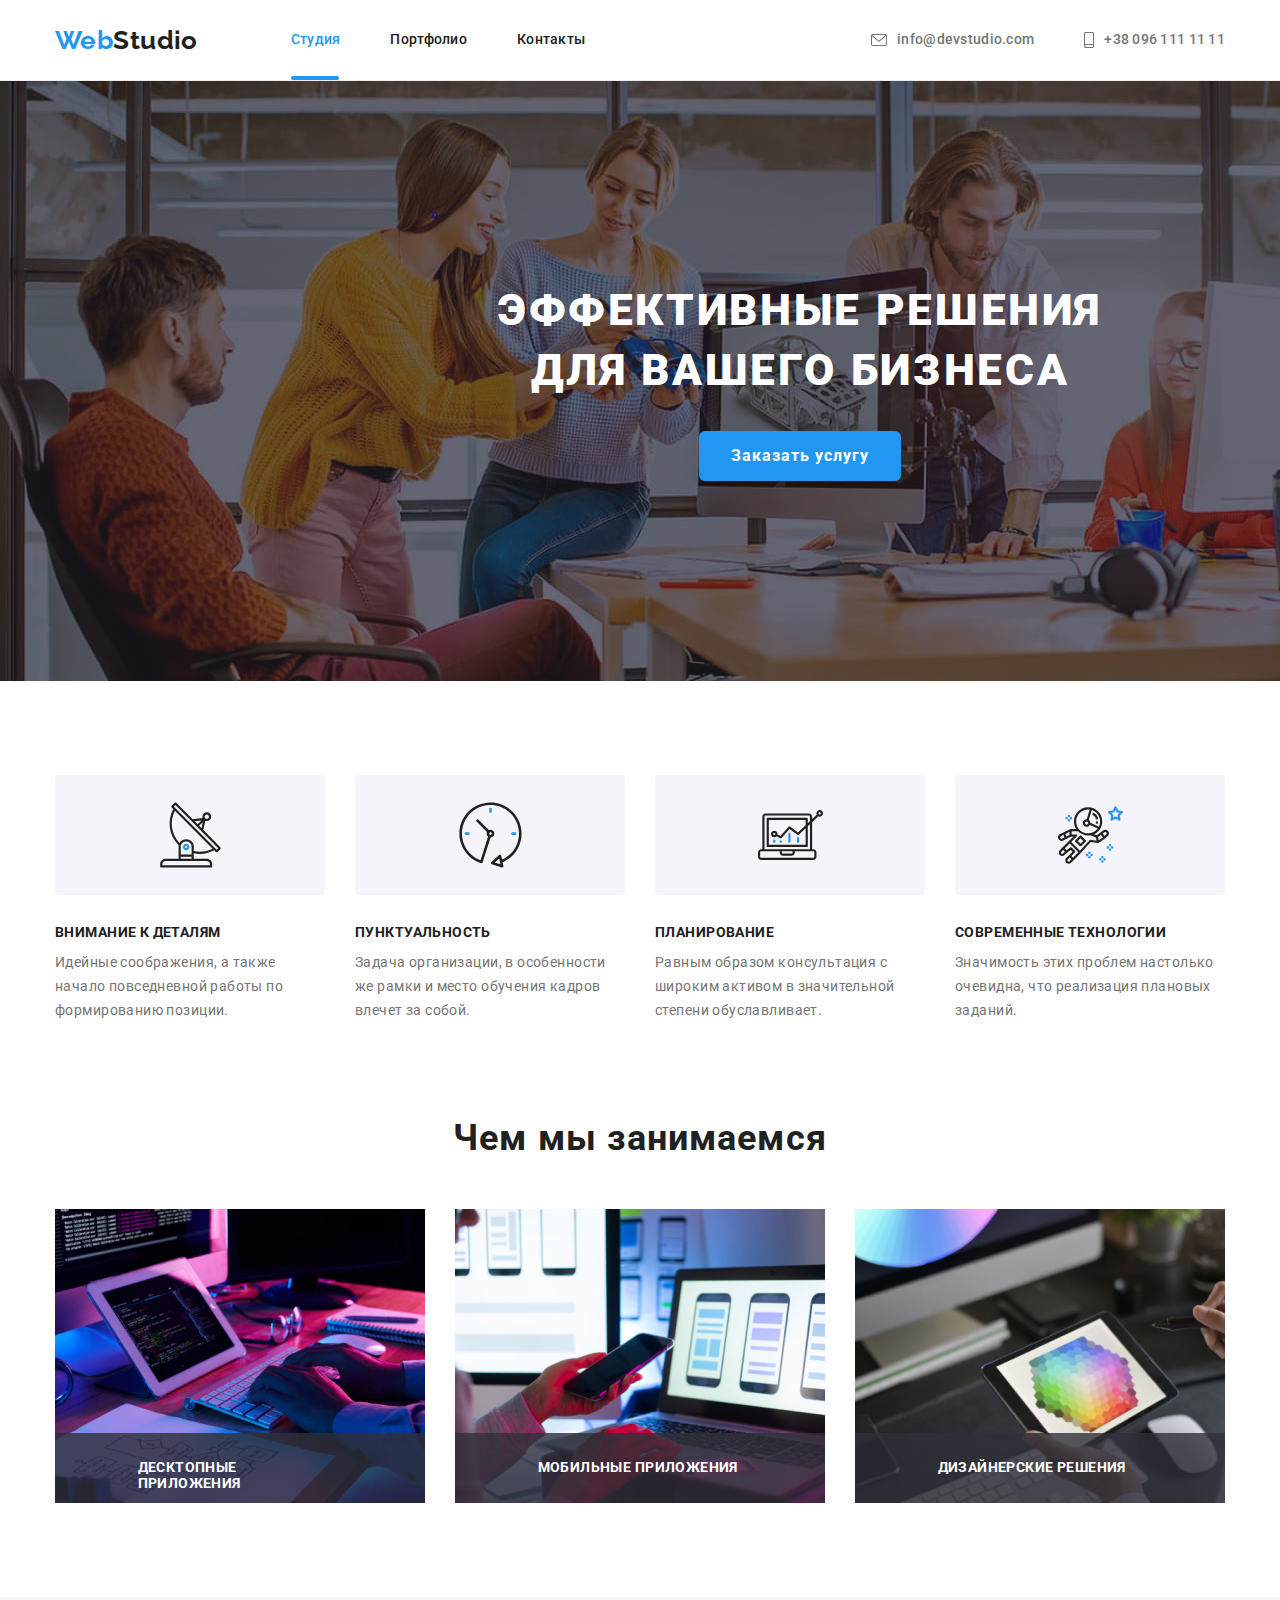
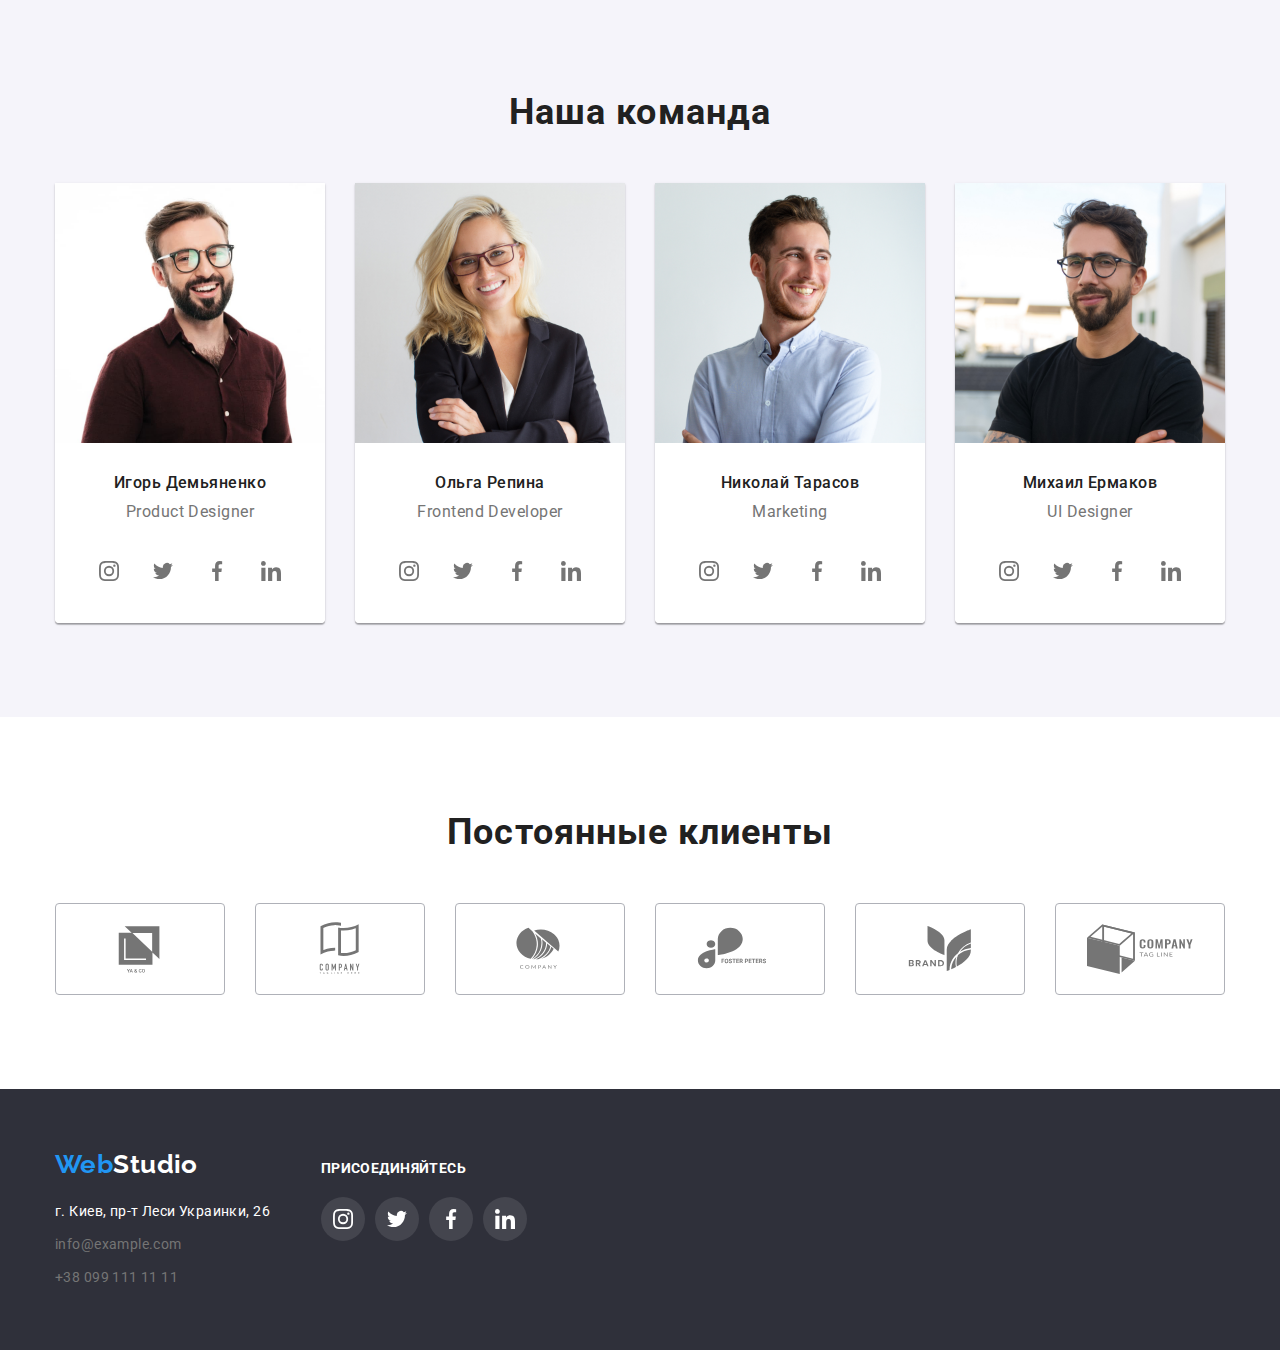
<file: index.html>
<!DOCTYPE html>
<html lang="en">
  <head>
    <meta charset="UTF-8" />
    <meta http-equiv="X-UA-Compatible" content="IE=edge" />
    <meta name="viewport" content="width=device-width, initial-scale=1.0" />
    <!-- Fonts -->
    <link
      href="https://fonts.googleapis.com/css2?family=Raleway:wght@700&family=Roboto:wght@400;500;700;900&display=swap"
      rel="stylesheet"
    />
    <!-- End fonts -->
    <link
      rel="stylesheet"
      href="https://cdnjs.cloudflare.com/ajax/libs/modern-normalize/1.1.0/modern-normalize.min.css"
    />
    <link rel="stylesheet" href="./css/styles.css" />
    <title>Студия</title>
  </head>
  <body>
    <!-- Header -->
    <header class="header">
      <div class="container">
        <a href="./index.html" class="logo header-logo"
          ><span class="logo-web">Web</span
          ><span class="logo-studio">Studio</span></a
        >

        <nav class="navigation">
          <ul class="site-nav list">
            <li class="nav-item">
              <a href="./index.html" class="link current current-studio">Студия</a>
            </li>
            <li class="nav-item">
              <a href="./potrfolio.html" class="link">Портфолио</a>
            </li>

            <li class="nav-item"><a href="" class="link">Контакты</a></li>
          </ul>
        </nav>

        <ul class="list header-contacts">
          <li class="list-item">
            <a class="contact-link" href="mailto:info@devstudio.com">
              <svg class="icon-header" width="16" height="12">
                <use href="./images/icons/sprite.svg#icon-envelope"></use>
              </svg>
              info@devstudio.com
            </a>
          </li>

          <li class="list-item">
            <a class="contact-link" href="tel:+380961111111">
              <svg class="icon-header" width="10" height="16">
                <use href="./images/icons/sprite.svg#icon-smartphone"></use>
              </svg>
              +38 096 111 11 11
            </a>
          </li>
        </ul>
      </div>
    </header>

    <!-- Main -->
    <main>
      <!-- Hero section -->
      <section class="hero">
        <h1 class="hero-title">Эффективные решения<br />для вашего бизнеса</h1>
        <button type="button" class="button order" data-modal-open>Заказать услугу</button>
      </section>

      <!-- Features section -->
      <section class="section our-features">
        <div class="container">
          <h2 class="visually-hidden">Наши преимущества</h2>
          <ul class="list features-container">
            <li class="features-item">
              <div class="features-picture">
                <svg class="feature-icon" width="65" height="70">
                  <use href="./images/icons/sprite.svg#icon-antenna"></use>
                </svg>
              </div>
              <h3 class="features section-title">Внимание к деталям</h3>
              <p class="features-description">
                Идейные соображения, а также начало повседневной работы по
                формированию позиции.
              </p>
            </li>
            <li class="features-item">
              <div class="features-picture">
                <svg class="feature-icon" width="65" height="70">
                  <use href="./images/icons/sprite.svg#icon-clock"></use>
                </svg>
              </div>
              <h3 class="features section-title">Пунктуальность</h3>
              <p class="features-description">
                Задача организации, в особенности же рамки и место обучения
                кадров влечет за собой.
              </p>
            </li>
            <li class="features-item">
              <div class="features-picture">
                <svg class="feature-icon" width="65" height="70">
                  <use href="./images/icons/sprite.svg#icon-diagram"></use>
                </svg>
              </div>
              <h3 class="features section-title">Планирование</h3>
              <p class="features-description">
                Равным образом консультация с широким активом в значительной
                степени обуславливает.
              </p>
            </li>
            <li class="features-item">
              <div class="features-picture">
                <svg class="feature-icon" width="65" height="70">
                  <use href="./images/icons/sprite.svg#icon-astronaut"></use>
                </svg>
              </div>
              <h3 class="features section-title">Современные технологии</h3>
              <p class="features-description">
                Значимость этих проблем настолько очевидна, что реализация
                плановых заданий.
              </p>
            </li>
          </ul>
        </div>
      </section>

      <!-- WhatWeDo section -->
      <section class="section what-we-do">
        <div class="container">
          <h2 class="section-title do-title">Чем мы занимаемся</h2>
          <ul class="list do-list">
            <li class="do-item">
              <img
                src="./images/what-we-do/img-1.jpg"
                alt="Разработка"
                width="370"
                height="294"
              />
              <div class="do-backdrop">
                <p>Десктопные приложения</p>
              </div>
            </li>
            <li class="do-item">
              <img
                src="./images/what-we-do/img-2.jpg"
                alt="Дизайн"
                width="370"
                height="294"
              />
              <div class="do-backdrop">
                <p>Мобильные приложения</p>
              </div>
            </li>
            <li class="do-item">
              <img
                src="./images/what-we-do/img-3.jpg"
                alt="Графика"
                width="370"
                height="294"
              />
              <div class="do-backdrop">
                <p>Дизайнерские решения</p>
              </div>
            </li>
          </ul>
        </div>
      </section>

      <!-- OurTeam section -->
      <section class="section team">
        <div class="container">
          <h2 class="section-title">Наша команда</h2>
          <ul class="list members">
            <li class="team-member">
              <img
                src="./images/team/img-1.jpg"
                alt="Дизайнер продукта"
                width="270"
                height="260"
              />
              <div class="member-description">
                <h3 class="member-name">Игорь Демьяненко</h3>
                <p class="member-position">Product Designer</p>
                  <ul class="list slinks">

                    <li class="slinks-item">
                      <a href="" class="slinks-link">
                        <svg class="member-icon" width="20" height="20">
                          <use
                            href="./images/icons/sprite.svg#icon-instagram"
                          ></use>
                        </svg>
                      </a>
                    </li>

                     <li class="slinks-item">
                      <a href="" class="slinks-link">
                        <svg class="member-icon" width="20" height="20">
                          <use
                            href="./images/icons/sprite.svg#icon-twitter"
                          ></use>
                        </svg>
                      </a>
                    </li>
                     <li class="slinks-item">
                      <a href="" class="slinks-link">
                        <svg class="member-icon" width="20" height="20">
                          <use
                            href="./images/icons/sprite.svg#icon-facebook"
                          ></use>
                        </svg>
                      </a>
                    </li>
                     <li class="slinks-item">
                      <a href="" class="slinks-link">
                        <svg class="member-icon" width="20" height="20">
                          <use
                            href="./images/icons/sprite.svg#icon-linkedin"
                          ></use>
                        </svg>
                      </a>
                    </li>
                    
                  </ul>
              </div>
            </li>

            <li class="team-member">
              <img
                src="./images/team/img-2.jpg"
                alt="Фронтенд разработчик"
                width="270"
                height="260"
              />
              <div class="member-description">
                <h3 class="member-name">Ольга Репина</h3>
                <p class="member-position">Frontend Developer</p>
                <ul class="list slinks">

                    <li class="slinks-item">
                      <a href="" class="slinks-link">
                        <svg class="member-icon" width="20" height="20">
                          <use
                            href="./images/icons/sprite.svg#icon-instagram"
                          ></use>
                        </svg>
                      </a>
                    </li>

                     <li class="slinks-item">
                      <a href="" class="slinks-link">
                        <svg class="member-icon" width="20" height="20">
                          <use
                            href="./images/icons/sprite.svg#icon-twitter"
                          ></use>
                        </svg>
                      </a>
                    </li>
                     <li class="slinks-item">
                      <a href="" class="slinks-link">
                        <svg class="member-icon" width="20" height="20">
                          <use
                            href="./images/icons/sprite.svg#icon-facebook"
                          ></use>
                        </svg>
                      </a>
                    </li>
                     <li class="slinks-item">
                      <a href="" class="slinks-link">
                        <svg class="member-icon" width="20" height="20">
                          <use
                            href="./images/icons/sprite.svg#icon-linkedin"
                          ></use>
                        </svg>
                      </a>
                    </li>
                    
                  </ul>
              </div>
            </li>
            <li class="team-member">
              <img
                src="./images/team/img-3.jpg"
                alt="Специалист по маркетингу"
                width="270"
                height="260"
              />
              <div class="member-description">
                <h3 class="member-name">Николай Тарасов</h3>
                <p class="member-position">Marketing</p>
                <ul class="list slinks">

                    <li class="slinks-item">
                      <a href="" class="slinks-link">
                        <svg class="member-icon" width="20" height="20">
                          <use
                            href="./images/icons/sprite.svg#icon-instagram"
                          ></use>
                        </svg>
                      </a>
                    </li>

                     <li class="slinks-item">
                      <a href="" class="slinks-link">
                        <svg class="member-icon" width="20" height="20">
                          <use
                            href="./images/icons/sprite.svg#icon-twitter"
                          ></use>
                        </svg>
                      </a>
                    </li>
                     <li class="slinks-item">
                      <a href="" class="slinks-link">
                        <svg class="member-icon" width="20" height="20">
                          <use
                            href="./images/icons/sprite.svg#icon-facebook"
                          ></use>
                        </svg>
                      </a>
                    </li>
                     <li class="slinks-item">
                      <a href="" class="slinks-link">
                        <svg class="member-icon" width="20" height="20">
                          <use
                            href="./images/icons/sprite.svg#icon-linkedin"
                          ></use>
                        </svg>
                      </a>
                    </li>
                    
                  </ul>
              </div>
            </li>
            <li class="team-member">
              <img
                src="./images/team/img-4.jpg"
                alt="Дизайнер внешнего вида"
                width="270"
                height="260"
              />
              <div class="member-description">
                <h3 class="member-name">Михаил Ермаков</h3>
                <p class="member-position">UI Designer</p>
                <ul class="list slinks">

                    <li class="slinks-item">
                      <a href="" class="slinks-link">
                        <svg class="member-icon" width="20" height="20">
                          <use
                            href="./images/icons/sprite.svg#icon-instagram"
                          ></use>
                        </svg>
                      </a>
                    </li>

                     <li class="slinks-item">
                      <a href="" class="slinks-link">
                        <svg class="member-icon" width="20" height="20">
                          <use
                            href="./images/icons/sprite.svg#icon-twitter"
                          ></use>
                        </svg>
                      </a>
                    </li>
                     <li class="slinks-item">
                      <a href="" class="slinks-link">
                        <svg class="member-icon" width="20" height="20">
                          <use
                            href="./images/icons/sprite.svg#icon-facebook"
                          ></use>
                        </svg>
                      </a>
                    </li>
                     <li class="slinks-item">
                      <a href="" class="slinks-link">
                        <svg class="member-icon" width="20" height="20">
                          <use
                            href="./images/icons/sprite.svg#icon-linkedin"
                          ></use>
                        </svg>
                      </a>
                    </li>
                    
                  </ul>
              </div>
            </li>
          </ul>
        </div>
      </section>

      <!-- Clients -->
      <section class="section clients">
        <div class="container">
          <h2 class="section-title">Постоянные клиенты</h2>

          <ul class="list clients-list">
            <li class="client">
              <a href="" class="client-link">
                <svg class="client-icon" width="106" height="60">
                  <use href="./images/icons/sprite.svg#icon-yaco"></use>
                </svg>
              </a>
            </li>

            <li class="client">
              <a href="" class="client-link">
                <svg class="client-icon" width="106" height="60">
                  <use href="./images/icons/sprite.svg#icon-taglinehere"></use>
                </svg>
              </a>
            </li>
            <li class="client">
              <a href="" class="client-link">
                <svg class="client-icon" width="106" height="60">
                  <use href="./images/icons/sprite.svg#icon-company"></use>
                </svg>
              </a>
            </li>

            <li class="client">
             <a href="" class="client-link">
                <svg class="client-icon" width="106" height="60">
                  <use href="./images/icons/sprite.svg#icon-fosterpeters"></use>
                </svg>
              </a>
            </li>
            <li class="client">
              <a href="" class="client-link">
                <svg class="client-icon" width="106" height="60">
                  <use href="./images/icons/sprite.svg#icon-brand"></use>
                </svg>
              </a>
            </li>
            <li class="client">
              <a href="" class="client-link">
                <svg class="client-icon" width="106" height="60">
                  <use href="./images/icons/sprite.svg#icon-tagline"></use>
                </svg>
              </a>
            </li>
          </ul>
        </div>
      </section>
    </main>

    <!-- Footer -->
    <footer class="footer">
      <div class="container footer-container">
        <div class="footer-container-element">
          <a href="./index.html" class="footer-logo logo"
            ><span class="logo-web">Web</span>Studio
          </a>
          <address>
            <ul class="list address-list">
              <li class="address-item">
                <a
                  href="https://goo.gl/maps/jX64PBz61AkSVVdt5"
                  target="_blank"
                  rel="noreferrer noopener nofollow"
                  class="footer-address"
                  >г. Киев, пр-т Леси Украинки, 26</a
                >
              </li>
              <li class="address-item">
                <a href="mailto:info@example.com" class="footer-link"
                  >info@example.com</a
                >
              </li>
              <li class="address-item">
                <a href="tel:+380961111111" class="footer-link"
                  >+38 099 111 11 11</a
                >
              </li>
            </ul>
          </address>
        </div>
        <div class="add footer-container-element">
          <h2 class="add-title">Присоединяйтесь</h2>
          <ul class="list footer-add">
            
            <li class="footer-add-element">
              <a class="add-link" href="">
                <svg class="add-icon" width="20" height="20">
                  <use href="./images/icons/sprite.svg#icon-instagram"></use>
                </svg>
              </a>
            </li>

            <li class="footer-add-element">
              <a class="add-link" href="">
                <svg class="add-icon" width="20" height="20">
                  <use href="./images/icons/sprite.svg#icon-twitter"></use>
                </svg>
              </a>
            </li>

            <li class="footer-add-element">
              <a class="add-link" href="">
                <svg class="add-icon" width="20" height="20">
                  <use href="./images/icons/sprite.svg#icon-facebook"></use>
                </svg>
              </a>
            </li>

            <li class="footer-add-element">
              <a class="add-link" href="">
                <svg class="add-icon" width="20" height="20">
                  <use href="./images/icons/sprite.svg#icon-linkedin"></use>
                </svg>
              </a>
            </li>
            
          </ul>
        </div>
      </div>
    </footer>
    <!-- End footer -->

    <!-- Modal -->
    <div data-modal class="backdrop is-hidden">
      <div class="modal">
        <button type="button" data-modal-close class="button-modal-close">
          <svg class="modal-close" width="11" height="11">
            <use href="./images/icons/sprite.svg#icon-modal-close"></use>
          </svg>
        </button>
      </div>
    </div>
    <!-- End Modal -->
    <script src="./js/modal.js"></script>
  </body>
</html>
</file>
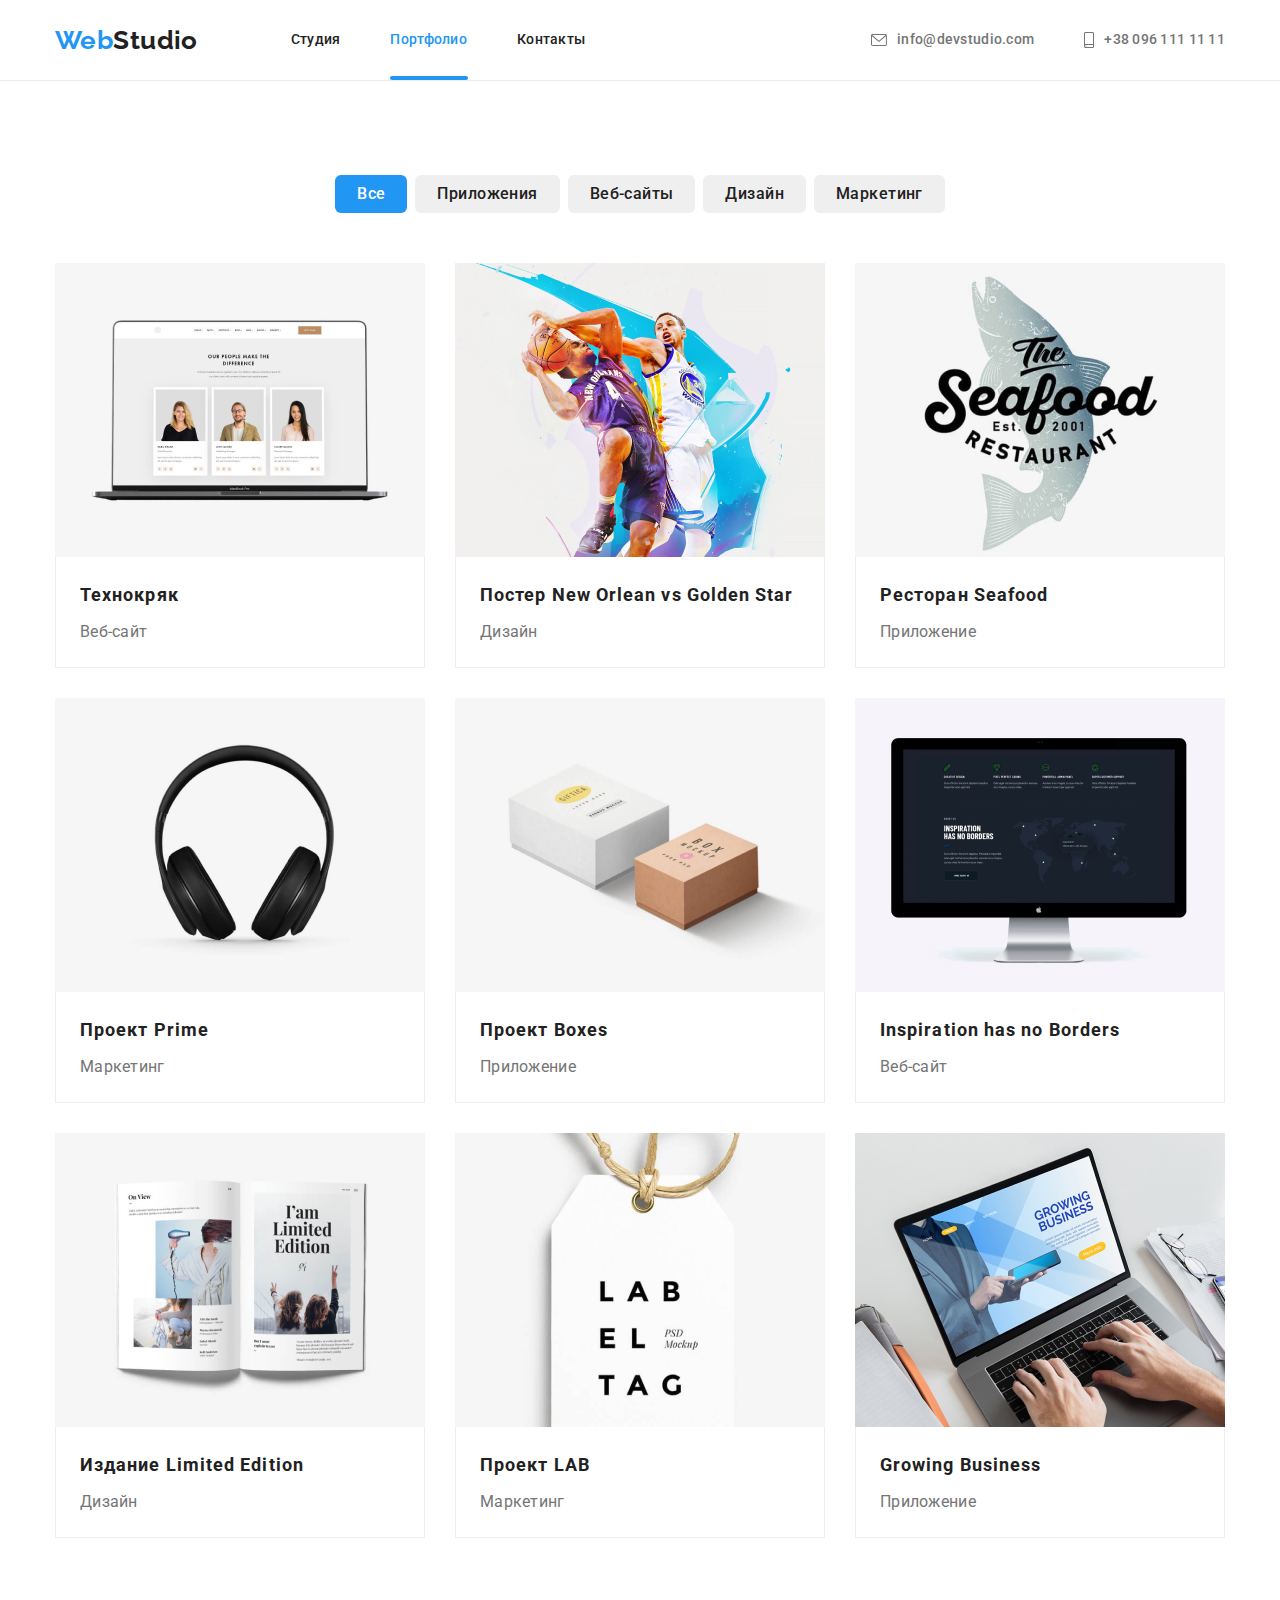
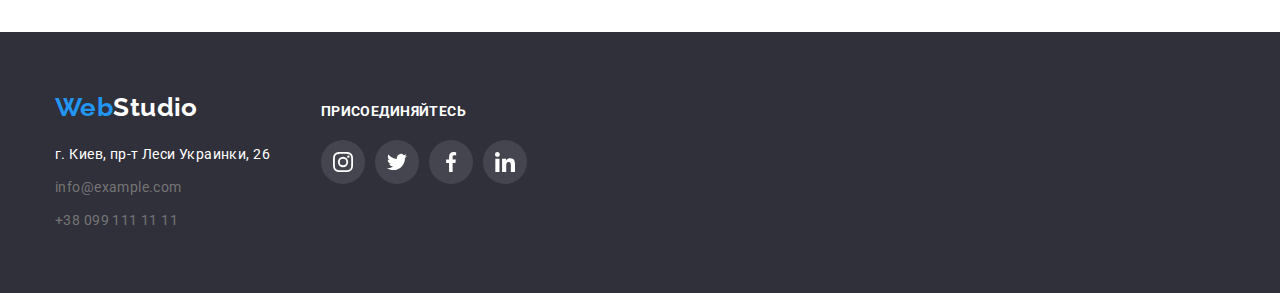
<file: potrfolio.html>
<!DOCTYPE html>
<html lang="en">
  <head>
    <meta charset="UTF-8" />
    <meta http-equiv="X-UA-Compatible" content="IE=edge" />
    <meta name="viewport" content="width=device-width, initial-scale=1.0" />
    <!-- Fonts -->
    <link
      href="https://fonts.googleapis.com/css2?family=Raleway:wght@700&family=Roboto:wght@400;500;700;900&display=swap"
      rel="stylesheet"
    />
    <!-- End fonts -->
    <link
      rel="stylesheet"
      href="https://cdnjs.cloudflare.com/ajax/libs/modern-normalize/1.1.0/modern-normalize.min.css"
    />
    <link rel="stylesheet" href="./css/styles.css" />
    <title>Портфолио</title>
  </head>
  <body>
    <!-- Header -->
    <header class="header">
      <div class="container">
        <a href="./index.html" class="logo header-logo"
          ><span class="logo-web">Web</span
          ><span class="logo-studio">Studio</span></a
        >

        <nav class="navigation">
          <ul class="site-nav list">
            <li class="nav-item">
              <a href="./index.html" class="link">Студия</a>
            </li>
            <li class="nav-item">
              <a href="./potrfolio.html" class="link current current-portfolio"
                >Портфолио</a
              >
            </li>

            <li class="nav-item"><a href="" class="link">Контакты</a></li>
          </ul>
        </nav>

        <ul class="list header-contacts">
          <li class="list-item">
            <a class="contact-link" href="mailto:info@devstudio.com">
              <svg class="icon-header" width="16" height="12">
                <use href="./images/icons/sprite.svg#icon-envelope"></use>
              </svg>
              info@devstudio.com
            </a>
          </li>

          <li class="list-item">
            <a class="contact-link" href="tel:+380961111111">
              <svg class="icon-header" width="10" height="16">
                <use href="./images/icons/sprite.svg#icon-smartphone"></use>
              </svg>
              +38 096 111 11 11
            </a>
          </li>
        </ul>
      </div>
    </header>

    <!-- Main -->
    <main class="portfolio">
      <section class="portfolio-section">
        <div class="container">
          <h1 class="visually-hidden">Наши проекты</h1>

          <ul class="projects list">
            <li class="project-item">
              <button type="button" class="link primary">Все</button>
            </li>
            <li class="project-item">
              <button type="button" class="link secondary">Приложения</button>
            </li>
            <li class="project-item">
              <button type="button" class="link secondary">Веб-сайты</button>
            </li>
            <li class="project-item">
              <button type="button" class="link secondary">Дизайн</button>
            </li>
            <li class="project-item">
              <button type="button" class="link secondary">Маркетинг</button>
            </li>
          </ul>

          <ul class="list projects-cards">
            <li class="card-item">
              <a href="" class="portfolio-page">
                <div class="portfolio-thumb">
                  <img
                    src="./images/portfolio/Технокряк.jpg"
                    alt="Технокряк"
                    width="370"
                    height="294"
                  />
                  <div class="portfolio-overlay">
                    <p class="description-overlay">
                      Ресурс предлагает комплексные предложения с разным уровнем
                      функционала и сервисов. Все это позволит посетителю
                      получить исчерпывающие сведения о компании или частном
                      лице.
                    </p>
                  </div>
                </div>
                <div class="card-description">
                  <h2 class="portfolio-title">Технокряк</h2>
                  <p class="portfolio-name">Веб-сайт</p>
                </div>
              </a>
            </li>

            <li class="card-item">
              <a href="" class="portfolio-page">
                <div class="portfolio-thumb">
                  <img
                    src="./images/portfolio/Постер-New-Orlean-vs-Golden-Star.jpg"
                    alt="Постер New Orlean vs Golden Star"
                    width="370"
                    height="294"
                  />
                  <div class="portfolio-overlay">
                    <p class="description-overlay">
                      Ресурс предлагает комплексные предложения с разным уровнем
                      функционала и сервисов. Все это позволит посетителю
                      получить исчерпывающие сведения о компании или частном
                      лице.
                    </p>
                  </div>
                </div>
                <div class="card-description">
                  <h2 class="portfolio-title">
                    Постер New Orlean vs Golden Star
                  </h2>
                  <p class="portfolio-name">Дизайн</p>
                </div>
              </a>
            </li>
            <li class="card-item">
              <a href="" class="portfolio-page">
                <div class="portfolio-thumb">
                  <img
                    src="./images/portfolio/Ресторан-Seafood.jpg"
                    alt="Ресторан Seafood"
                    width="370"
                    height="294"
                  />
                  <div class="portfolio-overlay">
                    <p class="description-overlay">
                      Ресурс предлагает комплексные предложения с разным уровнем
                      функционала и сервисов. Все это позволит посетителю
                      получить исчерпывающие сведения о компании или частном
                      лице.
                    </p>
                  </div>
                </div>
                <div class="card-description">
                  <h2 class="portfolio-title">Ресторан Seafood</h2>
                  <p class="portfolio-name">Приложение</p>
                </div>
              </a>
            </li>
            <li class="card-item">
              <a href="" class="portfolio-page">
                <div class="portfolio-thumb">
                  <img
                    src="./images/portfolio/Проект-Prime.jpg"
                    alt="Проект Prime"
                    width="370"
                    height="294"
                  />
                  <div class="portfolio-overlay">
                    <p class="description-overlay">
                      Ресурс предлагает комплексные предложения с разным уровнем
                      функционала и сервисов. Все это позволит посетителю
                      получить исчерпывающие сведения о компании или частном
                      лице.
                    </p>
                  </div>
                </div>
                <div class="card-description">
                  <h2 class="portfolio-title">Проект Prime</h2>
                  <p class="portfolio-name">Маркетинг</p>
                </div>
              </a>
            </li>
            <li class="card-item">
              <a href="" class="portfolio-page">
                <div class="portfolio-thumb">
                  <img
                    src="./images/portfolio/Проект-Boxes.jpg"
                    alt="Проект Boxes"
                    width="370"
                    height="294"
                  />
                  <div class="portfolio-overlay">
                    <p class="description-overlay">
                      Ресурс предлагает комплексные предложения с разным уровнем
                      функционала и сервисов. Все это позволит посетителю
                      получить исчерпывающие сведения о компании или частном
                      лице.
                    </p>
                  </div>
                </div>
                <div class="card-description">
                  <h2 class="portfolio-title">Проект Boxes</h2>
                  <p class="portfolio-name">Приложение</p>
                </div>
              </a>
            </li>

            <li class="card-item">
              <a href="" class="portfolio-page">
                <div class="portfolio-thumb">
                  <img
                    src="./images/portfolio/Inspiration-has-no-Borders.jpg"
                    alt="Inspiration has no Borders"
                    width="370"
                    height="294"
                  />
                  <div class="portfolio-overlay">
                    <p class="description-overlay">
                      Ресурс предлагает комплексные предложения с разным уровнем
                      функционала и сервисов. Все это позволит посетителю
                      получить исчерпывающие сведения о компании или частном
                      лице.
                    </p>
                  </div>
                </div>
                <div class="card-description">
                  <h2 class="portfolio-title">Inspiration has no Borders</h2>
                  <p class="portfolio-name">Веб-сайт</p>
                </div>
              </a>
            </li>

            <li class="card-item">
              <a href="" class="portfolio-page">
                <div class="portfolio-thumb">
                  <img
                    src="./images/portfolio/Издание-Limited-Edition.jpg"
                    alt="Издание Limited Edition"
                    width="370"
                    height="294"
                  />
                  <div class="portfolio-overlay">
                    <p class="description-overlay">
                      Ресурс предлагает комплексные предложения с разным уровнем
                      функционала и сервисов. Все это позволит посетителю
                      получить исчерпывающие сведения о компании или частном
                      лице.
                    </p>
                  </div>
                </div>
                <div class="card-description">
                  <h2 class="portfolio-title">Издание Limited Edition</h2>
                  <p class="portfolio-name">Дизайн</p>
                </div>
              </a>
            </li>
            <li class="card-item">
              <a href="" class="portfolio-page">
                <div class="portfolio-thumb">
                  <img
                    src="./images/portfolio/Проект-LAB.jpg"
                    alt="Проект LAB"
                    width="370"
                    height="294"
                  />
                  <div class="portfolio-overlay">
                    <p class="description-overlay">
                      Ресурс предлагает комплексные предложения с разным уровнем
                      функционала и сервисов. Все это позволит посетителю
                      получить исчерпывающие сведения о компании или частном
                      лице.
                    </p>
                  </div>
                </div>
                <div class="card-description">
                  <h2 class="portfolio-title">Проект LAB</h2>
                  <p class="portfolio-name">Маркетинг</p>
                </div>
              </a>
            </li>
            <li class="card-item">
              <a href="" class="portfolio-page">
                <div class="portfolio-thumb">
                  <img
                    src="./images/portfolio/Growing-Business.jpg"
                    alt="Growing Business"
                    width="370"
                    height="294"
                  />
                  <div class="portfolio-overlay">
                    <p class="description-overlay">
                      Ресурс предлагает комплексные предложения с разным уровнем
                      функционала и сервисов. Все это позволит посетителю
                      получить исчерпывающие сведения о компании или частном
                      лице.
                    </p>
                  </div>
                </div>
                <div class="card-description">
                  <h2 class="portfolio-title">Growing Business</h2>
                  <p class="portfolio-name">Приложение</p>
                </div>
              </a>
            </li>
          </ul>
        </div>
      </section>
    </main>

    <!-- Footer -->
    <footer class="footer">
      <div class="container footer-container">
        <div class="footer-container-element">
          <a href="./index.html" class="footer-logo logo"
            ><span class="logo-web">Web</span>Studio
          </a>
          <address>
            <ul class="list address-list">
              <li class="address-item">
                <a
                  href="https://goo.gl/maps/jX64PBz61AkSVVdt5"
                  target="_blank"
                  rel="noreferrer noopener nofollow"
                  class="footer-address"
                  >г. Киев, пр-т Леси Украинки, 26</a
                >
              </li>
              <li class="address-item">
                <a href="mailto:info@example.com" class="footer-link"
                  >info@example.com</a
                >
              </li>
              <li class="address-item">
                <a href="tel:+380961111111" class="footer-link"
                  >+38 099 111 11 11</a
                >
              </li>
            </ul>
          </address>
        </div>
        <div class="add footer-container-element">
          <h2 class="add-title">Присоединяйтесь</h2>
          <ul class="list footer-add">
            <li class="footer-add-element">
              <a class="add-link" href="">
                <svg class="add-icon" width="20" height="20">
                  <use href="./images/icons/sprite.svg#icon-instagram"></use>
                </svg>
              </a>
            </li>

            <li class="footer-add-element">
              <a class="add-link" href="">
                <svg class="add-icon" width="20" height="20">
                  <use href="./images/icons/sprite.svg#icon-twitter"></use>
                </svg>
              </a>
            </li>

            <li class="footer-add-element">
              <a class="add-link" href="">
                <svg class="add-icon" width="20" height="20">
                  <use href="./images/icons/sprite.svg#icon-facebook"></use>
                </svg>
              </a>
            </li>

            <li class="footer-add-element">
              <a class="add-link" href="">
                <svg class="add-icon" width="20" height="20">
                  <use href="./images/icons/sprite.svg#icon-linkedin"></use>
                </svg>
              </a>
            </li>
          </ul>
        </div>
      </div>
    </footer>
    <!-- End footer -->

    <script>
      const { height: pageHeaderHeight } = document
        .querySelector(".header")
        .getBoundingClientRect();

      document.body.style.paddingTop = `${pageHeaderHeight}px`;
    </script>
  </body>
</html>
</file>
<file: css/styles.css>
/* Основной цвет текста #757575 */
/* Вторичный цвет текста  #212121 */
/* Акцент #2196F3 */

/* Основной цвет фона #FFFFFF */
/* Акцентный цвет фона  #2F303A */

:root{
	--primary-text-color: #757575;
	--secondary-text-color: #FFFFFF;
	--title-text-color: #212121;
	--accent-text-color: #2196F3;
	--logo-text-color:#000000;
	--primary-bg-color: #FFFFFF;
	--header-footer-bg-color: #2F303A;
	--team-bg-color:#F5F4FA;
	--header-bot-border: #ECECEC;
	--portfolio-cards: #EEEEEE;
	--icon-color: #AFB1B8;
}

/* Common styles */
body{
  	color: var(--primary-text-color);
	background-color: var(--primary-bg-color); 
	font-family: Roboto, sans-serif;
	font-size: 14px;
	letter-spacing: 0.03em;

}

h1, h2, h3, h4, h5, h6, p{
	margin: 0;
}

img{
	display: block;
}

address{
	font-style: normal;
}

.list{
	list-style: none;
	padding: 0;
	margin: 0;
}

.section {
	padding-top: 94px;
	padding-bottom: 94px;
}

.container {
	width: 1200px;
	padding-left: 15px;
	padding-right: 15px;
	margin-left: auto;
	margin-right: auto;
}

/* Button */
.button{
	background-color: var(--accent-text-color);
	color: var(--secondary-text-color);
	font-family: inherit;
	font-style: normal;
	font-weight: 700;
	font-size: 16px;
	line-height: 1.88;	
	align-items: center;
	text-align: center;
	letter-spacing: 0.06em;
	padding-top: 10px;
	padding-bottom: 10px;
	padding-right: 32px;
	padding-left: 32px;
	border: none;
	border-radius: 6px;
	transition: color 250ms cubic-bezier(0.4, 0, 0.2, 1);
	transition: background-color 250ms cubic-bezier(0.4, 0, 0.2, 1);
}

.button.order{
	font-family: inherit;
	font-weight: 700;
	font-size: 16px;
	line-height: 1.88;
	text-align: center;
	letter-spacing: 0.06em;
	color: var(--secondary-text-color);
	transition: transform 250ms cubic-bezier(0.4, 0, 0.2, 1);
}

.button.order:hover,
.button.order:focus{
	transform: scale(105%, 105%);
	transition: transform 250ms cubic-bezier(0.4, 0, 0.2, 1);
}

button:hover,
button:focus{
	cursor: pointer;
	background-color: var(--accent-text-color);
	transition: background-color 250ms cubic-bezier(0.4, 0, 0.2, 1);
}

button.primary{
	color: var(--secondary-text-color);
	background-color: var(--accent-text-color);
	font-family: inherit;
	font-style: normal;
	font-weight: 500;
	font-size: 16px;
	line-height: 1.62;
	text-align: center;
	letter-spacing: inherit;
}

button.secondary{
	font-family: inherit;
	font-style: normal;
	font-weight: 500;
	font-size: 16px;
	line-height: 1.62;
	text-align: center;
	letter-spacing: inherit;
	color: var(--title-text-color);
}


.header{
	position: fixed;
	top: 0;
	width: 100%;
	z-index: 3;
	/* background-color: #fff; */
	border-bottom: 1px solid var(--header-bot-border);
	background-color: var(--primary-bg-color);
}

.header > .container{
	display: flex;
	align-items: center;
	margin-right: auto;
	min-height: 80px;
}

.site-nav.list{
	display: flex;
	align-items: center;
}

.list.header-contacts{
	display: flex;
	align-items: center;
	margin-left: auto;
}

.list-item{
	margin-right: 50px;
	
}

.list-item:last-child {
	margin-right: 0;
}

.logo {
	color: var(--logo-text-color);
	font-family: Raleway, sans-serif;
	font-weight: 700;
	font-size: 26px;
	line-height: 1.19;
	margin-right: 93px;
}

.logo-web {
	color: var(--accent-text-color);
}

.header .logo-studio:hover,
.header .logo-studio:focus{
	color: var(--title-text-color);
	cursor: pointer;
	transition: color 250ms cubic-bezier(0.4, 0, 0.2, 1);
}

.header a,
.portfolio-page, 
.footer-address,
.footer-link
 {
	color: var(--title-text-color);
	text-decoration: none;
}

.header .header-logo:hover,
.header .header-logo:focus {
	cursor: pointer;
}

.header .link:hover
.list a:hover 
{
	color: var(--accent-text-color);
	transition: color 250ms cubic-bezier(0.4, 0, 0.2, 1);
}

.navigation .link:hover,
.navigation .link:focus{
	color: var(--accent-text-color);
	transition: color 250ms cubic-bezier(0.4, 0, 0.2, 1);
}

/* Site nav */
.site-nav .link{	
	color: var(--title-text-color);
	font-weight: 500;
	line-height: 1.14;
	letter-spacing: 0.02em;
	padding-top: 32px;
	padding-bottom: 32px;
	display: block;
}

.nav-item{
	position: relative;
	margin-right: 50px;
}

.nav-item:last-child{
	margin-right: 0;
}

.site-nav .link.current {
	color: var(--accent-text-color);
	font-weight: 500;
	font-size: 14px;
	line-height: 1.14;
	letter-spacing: 0.02em;
}

.site-nav .link.current-studio::after {
	content: '';
	display: block;

	position: absolute;
	width: 48px;
	height: 4px;
	bottom: 0;

	background: #2196F3;
	border-radius: 2px;
}

.site-nav .link.current-portfolio::after{
	content: '';
	display: block;

	position: absolute;
	bottom: 0;
	width: 78px;
	height: 4px;

	background-color: #2196F3;
	border-radius: 2px;
	transition: color 250ms cubic-bezier(0.4, 0, 0.2, 1);
	transition: background-color 250ms cubic-bezier(0.4, 0, 0.2, 1);
}

.projects .link:hover,
.projects .link:focus{
	color: var(--secondary-text-color);
	background-color: var(--accent-text-color);
	cursor: pointer;
	transition: color 250ms cubic-bezier(0.4, 0, 0.2, 1);
	transition: background-color 250ms cubic-bezier(0.4, 0, 0.2, 1);
}

.section-title{
	font-family: 'Roboto';
	font-style: normal;
	font-weight: 700;
	font-size: 36px;
	line-height: 1.17;
	letter-spacing: 0.03em;
	color: var(--title-text-color);
}

.list a{
	align-items: center;
	color: var(--primary-text-color);
	font-weight: 500;
	line-height: 1.14;
	letter-spacing: 0.02em;
}



/* ==============Робота з іконкою */


.contact-link{
	display: flex;
	align-items: center;
	transition: color 250ms cubic-bezier(0.4, 0, 0.2, 1);
}

.icon-header{
	display: inline-block;
	margin-right: 10px;
}

.icon-header{
	fill: currentColor;
} 

.contact-link:hover,
.contact-link:focus{
	color: var(--accent-text-color);
	transition: color 250ms cubic-bezier(0.4, 0, 0.2, 1);
}

.contact-link{
	padding-bottom: 32px;
	padding-top: 32px;
}


/* Hero */
.hero{
	color: var(--secondary-text-color);

	background-color: var(--header-footer-bg-color);
	background-image: 
	linear-gradient(to right, rgba(47, 48, 58, 0.4), rgba(47, 48, 58, 0.4)),
	url('../images/backgrounds/hero-bg.jpg');
	background-repeat: no-repeat;
	background-position: center;
	background-size: cover;
	text-align: center;
	padding-top: 200px;
	padding-bottom: 200px;
	min-width: 1600px;
	height: 600px;
}

.hero-title{
	color: var(--secondary-text-color);
	font-weight: 900;
	font-size: 44px;
	line-height: 1.36;
	text-align: center;
	letter-spacing: 0.06em;
	text-transform: uppercase;
	margin-bottom: 30px;
}

.visually-hidden{
	position: absolute;
	width: 1px;
	height: 1px;
	margin: -1px;
	border: 0;
	padding: 0;
	white-space: nowrap;
	clip-path: inset(100%);
	clip: rect(0 0 0 0);
	overflow: hidden;
}

/* Features */
.features-picture{
	display: flex;
	align-items: center;
	justify-content:center;
	width: 270px;
	height: 120px;

	background: #F5F4FA;
	border-radius: 4px;
	margin-bottom: 30px;
}

.feature-icon{
	fill: var(--title-text-color);
}

.features-container{
	display: flex;
	align-items: center;
}

.features-item{
	margin-right: 30px;
}

.features-item:last-child {
	margin-right: 0;
}

.features.section-title{
	font-family: 'Roboto';
	font-weight: 700;
	font-size: 14px;
	line-height: 1.14;
	letter-spacing: 0.03em;
	text-transform: uppercase;
	color: var(--title-text-color);

	margin-bottom: 10px;
}

.features-description{
	font-size: 14px;
	line-height: 1.71;

	width: 270px;
}

/* What we do */
.what-we-do{
	padding-top: 0;;
}

.do-title{
	text-align: center;
	margin-bottom: 50px;
}

.do-list,
.members{
	display: flex;
	align-items: center;
}

.do-item{
	position: relative;
	margin-right: 30px;
}

.do-item:last-child {
	margin-right: 0;
}

.do-backdrop{
	position: absolute;
	left: 0;
	bottom: 0;
	width: 100%;
	height: 70px;

	display: flex;
	align-items: center;
	justify-content: center;
	background: rgba(47, 48, 58, 0.8);
}

.do-backdrop p{
	width: 205px;
	height: 16px;

	font-family: 'Roboto';
	font-style: normal;
	font-weight: 700;
	font-size: 14px;
	line-height: 1.14;
	letter-spacing: 0.03em;
	text-transform: uppercase;

	color: var(--secondary-text-color);
}


/* Team */
.section.team{
	background-color: var(--team-bg-color);
}

.team .section-title,
.clients .section-title{
	text-align: center;
	margin-bottom: 50px;
}

.member-description{
	background-color: var(--primary-bg-color);
	border-radius: 0px 0px 4px 4px;
	padding-bottom: 30px;
	padding-top: 30px;
}

.member-name{
	font-weight: 500;
	font-size: 16px;
	line-height: 1.19;
	letter-spacing: 0.03em;
	color: var(--title-text-color);
	text-align: center;
	margin-bottom: 10px;
}

.member-position{
	font-weight: 400;
	font-size: 16px;
	line-height: 1.19;
	letter-spacing: 0.03em;
	color: var(--primary-text-color);
	text-align: center;
	margin-bottom: 28px;
}

.team-member{
	margin-right: 30px;
	box-shadow: 0px 1px 3px rgba(0, 0, 0, 0.12), 0px 1px 1px rgba(0, 0, 0, 0.14), 0px 2px 1px rgba(0, 0, 0, 0.2);
	border-radius: 0px 0px 4px 4px;
}

.team-member:last-child {
	margin-right: 0;
}

.list.slinks{
	display: flex;
	justify-content: center;
}

.slinks-item{
	margin-right: 10px;
}

.slinks-link{
	display: flex;
	align-items: center;
	justify-content: center;
	width: 44px;
	height: 44px;
	border-radius: 50%;
	color: var(--icon-color);
	transition: color 250ms cubic-bezier(0.4, 0, 0.2, 1);
}

.slinks-item:last-child {
	margin-right: 0;
}

.slinks-link:hover,
.slinks-link:focus{
	background-color: var(--accent-text-color);
	transition: background-color 250ms cubic-bezier(0.4, 0, 0.2, 1);
}

.member-icon{
	fill: currentColor;
	transition: fill 250ms cubic-bezier(0.4, 0, 0.2, 1);
}

.slinks-link:hover .member-icon,
.slinks-link:focus .member-icon{
	fill: var(--secondary-text-color) ;
	transition: fill 250ms cubic-bezier(0.4, 0, 0.2, 1);
}

.slinks-link{
	display: flex;
	align-items: center;
	justify-content: center;
}

/* Clients */

.clients .section-title {
	margin: 0;
	padding: 0;
	margin-bottom: 50px;

}

.clients-list {
	display: flex;
	align-items: center;
	justify-content: center;
}

.client:not(:last-child) {
	margin-right: 30px;
}

.client-link{
	display: flex;
	align-items: center;
	justify-content: center;
	width: 170px;
	height: 92px;
	
	border: 1px solid var(--icon-color);
	border-radius: 4px;

	color: var(--icon-color);
	transition: color 250ms cubic-bezier(0.4, 0, 0.2, 1);
}

.client-link:hover,
.client-link:focus{
	border: 1px solid var(--accent-text-color);
	transition: border 250ms cubic-bezier(0.4, 0, 0.2, 1);
}

.client-icon{
	fill: currentColor;
	transition: fill 250ms cubic-bezier(0.4, 0, 0.2, 1);
}

.client-link:hover .client-icon,
.client-link:focus .client-icon{
	fill:var(--accent-text-color);
	transition: fill 250ms cubic-bezier(0.4, 0, 0.2, 1);
}


/* Portfolio */
/* ======= Animation ========= */

.portfolio-thumb{
	position: relative;
	overflow: hidden;
}

.portfolio-overlay{
	position: absolute;
	width: 100%;
	height: 294px;
	

	display: flex;
	align-items: center;
	justify-content: center;

	background: rgba(33, 150, 243, 0.9);

	transform: translateY(0%);
	transition: transform 250ms cubic-bezier(0.4, 0, 0.2, 1);
}

.portfolio-page:hover .portfolio-overlay,
.portfolio-page:focus .portfolio-overlay{
	transform: translateY(-100%);
	transition: transform 250ms cubic-bezier(0.4, 0, 0.2, 1);
}



.description-overlay{
	width: 322px;
	height: 168px;
	font-weight: 400;
	font-size: 18px;
	line-height: 1.56;
	letter-spacing: 0.03em;

	color: var(--primary-bg-color);
}


.portfolio-section{
	padding-top: 94px;
}

.portfolio-name{
	color: var(--primary-text-color);
	font-weight: 400;
	font-size: 16px;
	line-height: 1.88;
}

.portfolio-title{
	font-weight: 700;
	font-size: 18px;
	line-height: 2.0;
	letter-spacing: 0.06em;
	color: var(--title-text-color);
}

.portfolio .link{
	padding-top: 6px;
	padding-bottom: 6px;
	padding-right: 22px;
	padding-left: 22px;
	border: none;
	border-radius: 6px;
}

.projects button:hover,
.projects button:focus{
	box-shadow: 0px 1px 1px rgba(0, 0, 0, 0.12), 0px 4px 4px rgba(0, 0, 0, 0.06), 1px 4px 6px rgba(0, 0, 0, 0.16);
	transition: box-shadow 250ms cubic-bezier(0.4, 0, 0.2, 1);
}

.projects.list{
	display: flex;
	align-items: center;
	justify-content: center;
	margin-bottom: 50px;
}

.project-item{
	margin-right: 8px;
}

.project-item:last-child{
	margin-right: 0;
}

.projects-cards{
	display: flex;
	flex-wrap: wrap;
}

.card-item{
	margin-right: 30px;
	margin-bottom: 30px;
}

.card-item:nth-child(3n){
	margin-right: 0;
}

.card-item:nth-last-child(-n+3){
	margin-bottom: 0;
}

.portfolio{
	padding-bottom: 94px;
}

.card-description{
	border-bottom: 1px solid var(--portfolio-cards);
	border-right: 1px solid var(--portfolio-cards);
	border-left: 1px solid var(--portfolio-cards);
	padding: 20px 24px;
}

.portfolio-page{
	display: block;
	transition: color 250ms cubic-bezier(0.4, 0, 0.2, 1);
}

.portfolio-page:hover,
.portfolio-page:focus{
	box-shadow: 0px 1px 1px rgba(0, 0, 0, 0.12), 0px 4px 4px rgba(0, 0, 0, 0.06), 1px 4px 6px rgba(0, 0, 0, 0.16);
	transition: box-shadow 250ms cubic-bezier(0.4, 0, 0.2, 1);
}

.portfolio-title{
	margin-bottom: 4px;
}


/* Footer */
.footer{
	background-color: var(--header-footer-bg-color);
	padding-bottom: 60px;
	padding-top: 60px;
}

.footer-logo{
	color: var(--secondary-text-color);
	text-decoration: none;
}

a.footer-address {
	font-weight: 400;
	font-size: 14px;
	line-height: 1.71;
	letter-spacing: 0.03em;
	color: var(--secondary-text-color);
	transition: color 250ms cubic-bezier(0.4, 0, 0.2, 1);
}

a.footer-link{
	font-weight: 400;
	font-size: 14px;
	line-height: 1.71;
	letter-spacing: 0.03em;
	color: var(--primary-text-color);
	transition: color 250ms cubic-bezier(0.4, 0, 0.2, 1);
}

.address-list{
	display: block;
}

.footer .footer-logo{
	display: block;
	margin-bottom: 20px;
}

.address-item>.footer-address:hover,
.address-item>.footer-address:focus {
	color: var(--accent-text-color);
	transition: color 250ms cubic-bezier(0.4, 0, 0.2, 1);
}

.address-item > .footer-link:hover,
.address-item > .footer-link:focus{
	color: var(--accent-text-color);
	transition: color 250ms cubic-bezier(0.4, 0, 0.2, 1);
}

.address-item:not(:last-child){
	margin-bottom: 9px;
}

.footer-container{
	display: flex;
	align-items: baseline;
}

.add{
	display: flex;
	align-items: center;
}

.add-title{
	display: block;
	width: 145px;
	height: 16px;

	font-weight: 700;
	font-size: 14px;
	line-height: 1.14;
	letter-spacing: 0.03em;
	text-transform: uppercase;

	color: var(--secondary-text-color);
}

.footer-add{
	display: flex;
	align-items: center;
}

.footer-container-element{
	margin-right: 30px;
}

.footer-container-element:last-child {
	margin-right: 0;
}

.add.footer-container-element{
	display: flex;
	flex-direction: column;
	align-items: flex-start;
}

.list.footer-add{
	display: flex;
	align-items: center;
	margin-top: 20px;
}

.footer-add-element{
	display: flex;
	align-items: center;
	justify-content: center;

	width: 44px;
	height: 44px;
	border-radius: 50%;
	background: #ffffff1a;

	margin-right: 10px;

	transition: color 250ms cubic-bezier(0.4, 0, 0.2, 1);
}

.add-link:hover,
.add-link:focus{
	background-color: var(--accent-text-color);
	transition: background-color 250ms cubic-bezier(0.4, 0, 0.2, 1);
}

.footer-add-element:last-child{
	margin-right: 0;
}

a.add-link {
	display: flex;
	align-items: center;
	justify-content: center;
	width: 44px;
	height: 44px;
	border-radius: 50%;
	color: var(--secondary-text-color);
}

.add-icon{
	display: block;
	fill: currentColor;
}

/* Modal */
.backdrop.is-hidden {
	visibility: hidden;
	opacity: 0;
	pointer-events: none;
}

.backdrop{
	position: fixed;
	top: 0;
	left: 0;
	width: 100%;
	height: 100%;
	z-index: 4;

	background: rgba(0, 0, 0, 0.2);
}

.modal{
	position: absolute;
	top: 50%;
	left: 50%;
	transform: translate(-50%, -50%);

	width: 528px;
	height: 581px;

	background: #FFFFFF;
	box-shadow: 0px 1px 3px rgba(0, 0, 0, 0.12), 0px 1px 1px rgba(0, 0, 0, 0.14), 0px 2px 1px rgba(0, 0, 0, 0.2);
	border-radius: 4px;
}

button.button-modal-close{
	display: flex;
	align-items: center;
	justify-content: center;
	position: absolute;
	width: 30px;
	height: 30px;
	right: 8px;
	top: 8px;
	background-color: white;
	border: 1px solid rgba(0, 0, 0, 0.1);
	border-radius: 50%;
	color: var(--logo-text-color);
}

.modal-close{
	fill: currentColor;
}
</file>
